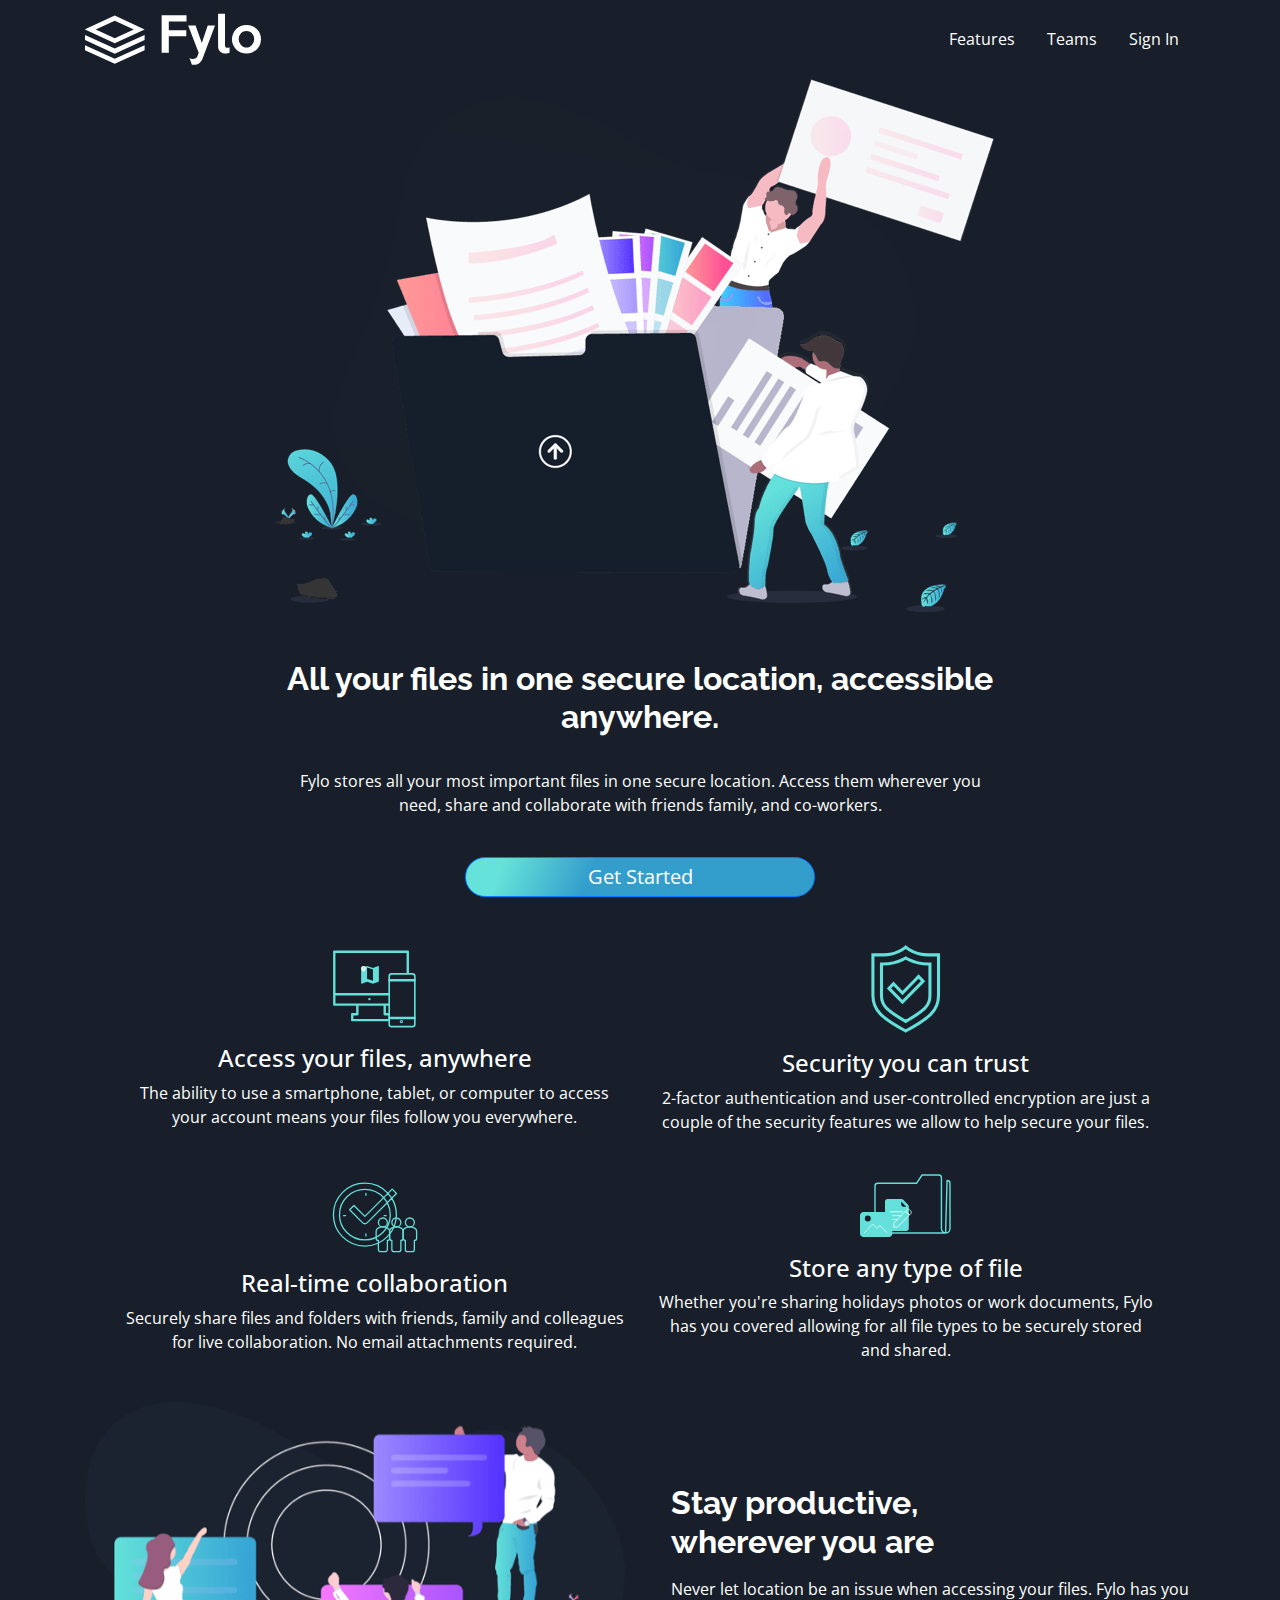
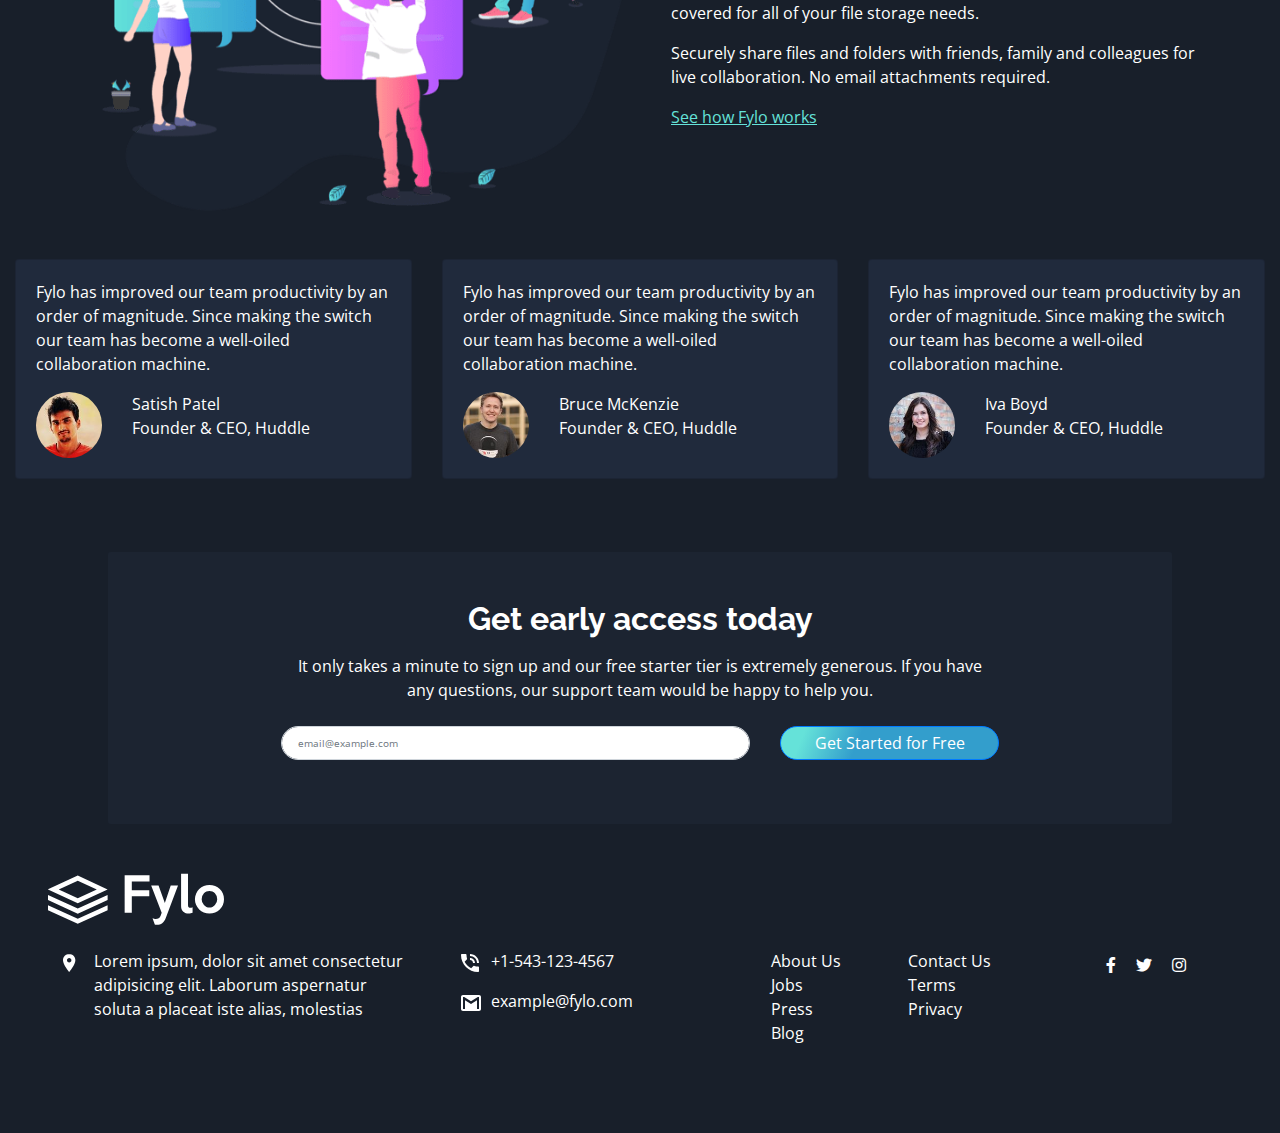
<file: fylo-dark-theme-landing-page-master/index.html>
<!DOCTYPE html>
<html lang="en">
  <head>
    <meta charset="UTF-8" />
    <meta name="viewport" content="width=device-width, initial-scale=1.0" />
    <!-- displays site properly based on user's device -->

    <link
      rel="icon"
      type="image/png"
      sizes="32x32"
      href="./images/favicon-32x32.png"
    />
    <link
      rel="stylesheet"
      href="https://stackpath.bootstrapcdn.com/bootstrap/4.4.1/css/bootstrap.min.css"
      integrity="sha384-Vkoo8x4CGsO3+Hhxv8T/Q5PaXtkKtu6ug5TOeNV6gBiFeWPGFN9MuhOf23Q9Ifjh"
      crossorigin="anonymous"
    />
    <link rel="stylesheet" href="style.css" />
    <link
      rel="stylesheet"
      href="https://cdnjs.cloudflare.com/ajax/libs/font-awesome/5.15.4/css/all.min.css"
      integrity="sha512-1ycn6IcaQQ40/MKBW2W4Rhis/DbILU74C1vSrLJxCq57o941Ym01SwNsOMqvEBFlcgUa6xLiPY/NS5R+E6ztJQ=="
      crossorigin="anonymous"
      referrerpolicy="no-referrer"
    />
    <title>Fylo landing page</title>
  </head>
  <body>
    <nav class="navbar navbar-inverse">
      <div class="container">
        <div class="col-3 p-0 col-sm-4">
          <a class="navbar-brand" href="#">
            <img src="images/logo.svg" class="img-fluid" />
          </a>
        </div>
        <div class="col-9 col-sm-6 p-0 d-flex justify-content-end">
          <a class="nav-link" href="#">Features</a>
          <a class="nav-link" href="#">Teams</a>
          <a class="nav-link" href="#">Sign In</a>
      </div>
      </div>
    </nav>

    <div class="container mb-5">
      <div class="row d-flex flex-column align-items-center">
        <div class="col-6 col-sm-8">
          <img
            class="img-fluid mb-5"
            src="images/illustration-intro.png"
            alt="intro"
          />
        </div>
        <div class="col-12 col-sm-8 d-flex flex-column justify-content-center">
          <h2 class="text-center">
            All your files in one secure location, accessible anywhere.
          </h2>
          <p class="text-center p-4">
            Fylo stores all your most important files in one secure location.
            Access them wherever you need, share and collaborate with friends
            family, and co-workers.
          </p>
        </div>
        <div class="col-8 col-sm-4">
          <button
            type="button"
            class="btn btn-primary btn-lg rounded-pill p-1 w-100"
          >
            Get Started
          </button>
        </div>
      </div>
    </div>

    <div class="container text-center">
      <div class="row d-flex justify-content-center align-items-center m-4">
        <div class="col-12 col-md-6">
          <img class="mb-3" src="images/icon-access-anywhere.svg" alt="" />
          <h4>Access your files, anywhere</h4>
          <p>
            The ability to use a smartphone, tablet, or computer to access your
            account means your files follow you everywhere.
          </p>
        </div>
        <div class="col-md-6 col-sm-12">
          <img class="mb-3" src="images/icon-security.svg" alt="" />
          <h4>Security you can trust</h4>
          <p>
            2-factor authentication and user-controlled encryption are just a
            couple of the security features we allow to help secure your files.
          </p>
        </div>
      </div>

      <div class="row d-flex justify-content-center align-items-center m-4">
        <div class="col-md-6 col-sm-12">
          <img class="mb-3" src="images/icon-collaboration.svg" alt="" />
          <h4>Real-time collaboration</h4>
          <p>
            Securely share files and folders with friends, family and colleagues
            for live collaboration. No email attachments required.
          </p>
        </div>
        <div class="col-md-6 col-sm-12">
          <img class="mb-3" src="images/icon-any-file.svg" alt="" />
          <h4>Store any type of file</h4>
          <p>
            Whether you're sharing holidays photos or work documents, Fylo has
            you covered allowing for all file types to be securely stored and
            shared.
          </p>
        </div>
      </div>
    </div>

    <div class="container p-0 mb-5">
      <div class="row m-0">
        <div class="col-12 col-sm-6">
          <img
            src="images/illustration-stay-productive.png"
            class="img-fluid"
            alt=""
          />
        </div>
        <div class="col ml-3 d-flex flex-column justify-content-center">
          <h2 class="mb-3">
            Stay productive,<br />
            wherever you are
          </h2>
          <p>
            Never let location be an issue when accessing your files. Fylo has
            you covered for all of your file storage needs.
          </p>
          <p>
            Securely share files and folders with friends, family and colleagues
            for live collaboration. No email attachments required.
          </p>
          <a href="">See how Fylo works</a>
        </div>
      </div>
    </div>

    <div class="card-group mb-5">
      <!-- <img src="images/bg-quotes.png" class="image" alt=""> -->
      <div class="col-12 col-md-4 mb-4">
        <div class="card">
          <div class="card-body">
            <p class="card-text">
              Fylo has improved our team productivity by an order of magnitude.
              Since making the switch our team has become a well-oiled
              collaboration machine.
            </p>
            <div class="row">
              <div class="col-3">
                <img
                  src="images/profile-1.jpg"
                  class="rounded-circle img-fluid"
                  alt=""
                />
              </div>
              <div class="col">
                <p>Satish Patel<br />Founder & CEO, Huddle</p>
              </div>
            </div>
          </div>
        </div>
      </div>
      <div class="col-12 col-md-4 mb-4">
        <div class="card">
          <div class="card-body">
            <p class="card-text">
              Fylo has improved our team productivity by an order of magnitude.
              Since making the switch our team has become a well-oiled
              collaboration machine.
            </p>
            <div class="row">
              <div class="col-3">
                <img
                  src="images/profile-2.jpg"
                  class="rounded-circle img-fluid"
                  alt=""
                />
              </div>
              <div class="col">
                <p>
                  Bruce McKenzie<br />
                  Founder & CEO, Huddle
                </p>
              </div>
            </div>
          </div>
        </div>
      </div>
      <div class="col-12 col-md-4 mb-4">
        <div class="card">
          <div class="card-body">
            <p class="card-text">
              Fylo has improved our team productivity by an order of magnitude.
              Since making the switch our team has become a well-oiled
              collaboration machine.
            </p>
            <div class="row">
              <div class="col-3">
                <img
                  src="images/profile-3.jpg"
                  class="rounded-circle img-fluid"
                  alt=""
                />
              </div>
              <div class="col">
                <p>Iva Boyd<br />Founder & CEO, Huddle</p>
              </div>
            </div>
          </div>
        </div>
      </div>
    </div>

    <div class="footer_top d-flex justify-content-center">
      <div class="card col-10 p-5 text-center" id="footer_top">
        <h2 class="card-title mb-3">Get early access today</h2>
        <p class="card-text mb-4">
          It only takes a minute to sign up and our free starter tier is
          extremely generous. If you have any questions, our support team would
          be happy to help you.
        </p>
        <div class="row d-flex justify-content-center">
          <div class="col-12 col-md-6">
            <input
              type="text"
              placeholder="email@example.com"
              class="form-control p-3 rounded-pill mb-3"
              style="font-size: 0.6rem;"
            />
          </div>
          <div class="col-12 col-md-3">
            <button type="button"class="btn btn-primary rounded-pill p-1 w-100">
              Get Started for Free
            </button>
          </div>
        </div>
      </div>
    </div>

    <div class="footer m-5">
      <div class="row mb-4"><div class="col-6"><img src="images/logo.svg" class="img-fluid" alt="" /></div></div>
      <div class="row">
        <div class="col-12 col-md-4 d-flex">
          <div class="col-1">
            <img src="images/icon-location.svg" alt="" />
          </div>
          <div class="col">
            <p>
              Lorem ipsum, dolor sit amet consectetur adipisicing elit. Laborum
              aspernatur soluta a placeat iste alias, molestias
            </p>
          </div>
        </div>
        <div class="col-12 col-md-3 mb-4 d-flex flex-column">
          <div class="row">
          <div class="col-1 ml-2">
          <img src="images/icon-phone.svg" alt="" />
          </div>
          <div class="col">
          <p>+1-543-123-4567</p>
            </div>
            </div>
            <div class="row">
            <div class="col-1 ml-2">
          <img src="images/icon-email.svg" alt="" />
          </div>
          <div class="col">
          <p>example@fylo.com</p>
          </div>
          </div>
        </div>
        <div class="col-12 col-md-3 mb-3 d-flex" id="footer_links">
          <div class="col d-flex flex-column mb-4">
            <a href="/">About Us</a>
            <a href="/">Jobs</a>
            <a href="/">Press</a>
            <a href="/">Blog</a>
          </div>
          <div class="col d-flex flex-column">
            <a href="/">Contact Us</a>
            <a href="/">Terms</a>
            <a href="/">Privacy</a>
          </div>
        </div>

        <div class="col-12 col-md-2 text-center">
          <i class="fab fa-facebook-f m-2"></i>
          <i class="fab fa-twitter m-2"></i>
          <i class="fab fa-instagram m-2"></i>
        </div>
      </div>
    </div>
  </body>
</html>
</file>
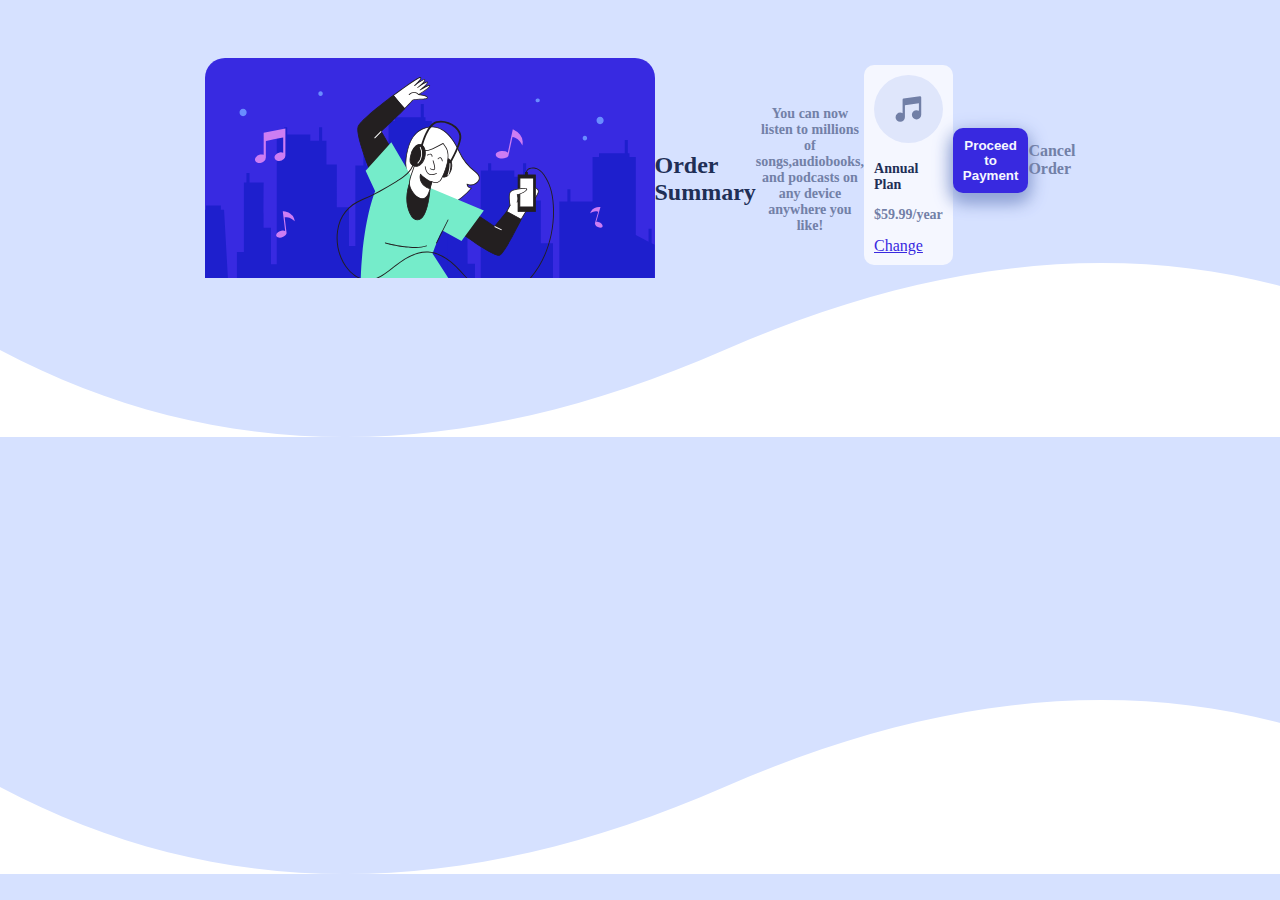
<file: order-summary-component-main/index.html>
<!DOCTYPE html>
<html lang="en">
  <head>
    <meta charset="UTF-8" />
    <meta name="viewport" content="width=device-width, initial-scale=1.0" />
    <!-- displays site properly based on user's device -->
    <link rel="stylesheet" type="text/css" href="style.css" />
    <link
      href="https://cdn.jsdelivr.net/npm/bootstrap@5.1.0/dist/css/bootstrap.min.css"
      rel="stylesheet"
      integrity="sha384-KyZXEAg3QhqLMpG8r+8fhAXLRk2vvoC2f3B09zVXn8CA5QIVfZOJ3BCsw2P0p/We"
      crossorigin="anonymous"
    />
    <link
      rel="icon"
      type="image/png"
      sizes="32x32"
      href="./images/favicon-32x32.png"
    />
    <title>Frontend Mentor | Order summary card</title>
    <style>
      .attribution {
        font-size: 11px;
        text-align: center;
      }
      .attribution a {
        color: hsl(228, 45%, 44%);
      }
    </style>
  </head>
  <body background="images/pattern-background-desktop.svg">
    <div class="card" id="card">
      <div class="card-img-top">
        <img src="images/illustration-hero.svg" alt="Hero" />
      </div>
      <div class="content">
        <h2 class="annual">Order Summary</h2>
      </div>
      <p align="center">
        You can now listen to millions of <br />songs,audiobooks, and podcasts
        on <br />any device anywhere you like!
      </p>

      <div class="row">
        <div class="col">
          <img src="images/icon-music.svg" class="img-fluid" />
        </div>
        <div class="col" id="col1">
          <p class="annual">Annual Plan</p>
          <p>$59.99/year</p>
        </div>
        <div class="col">
          <a href="#">Change</a>
        </div>
      </div>
      <button type="button" class="card-button">Proceed to Payment</button>
      <a href="#" class="cancel-link">Cancel Order</a>
    </div>
  </body>
</html>
</file>
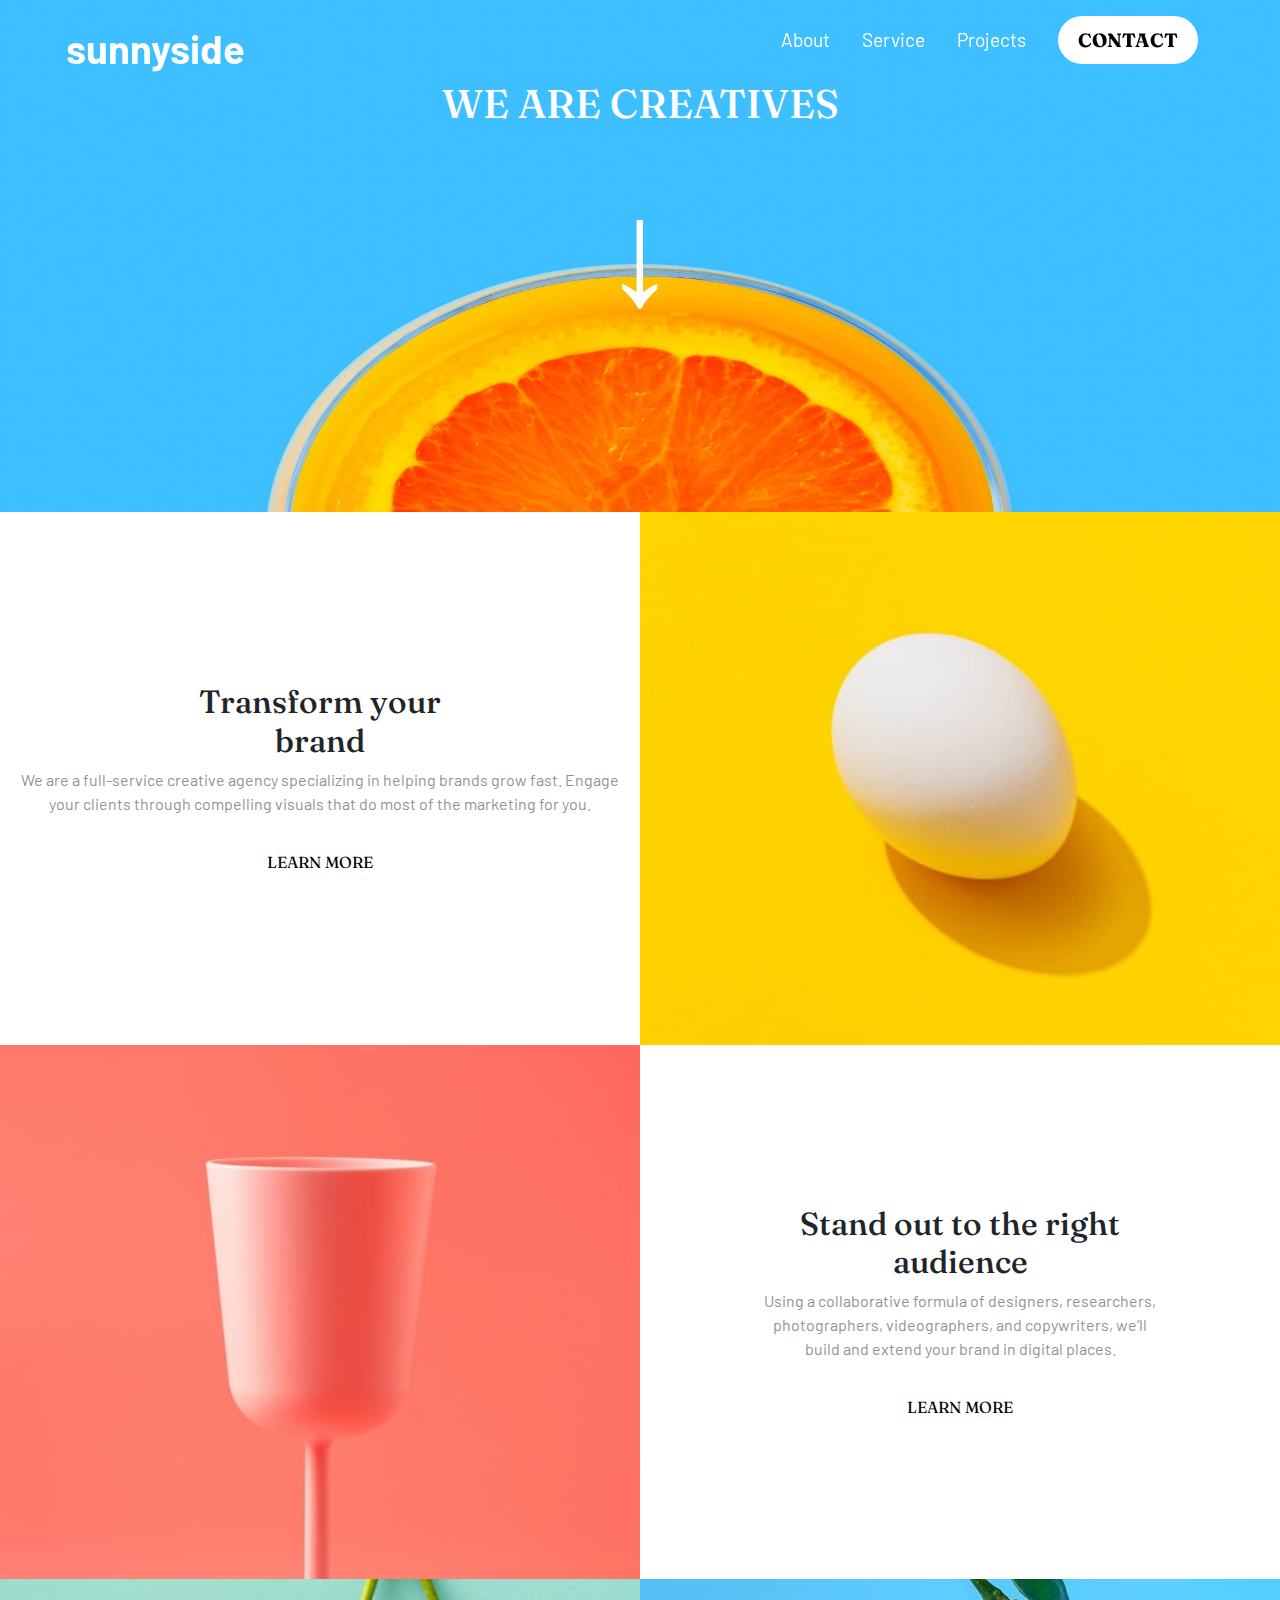
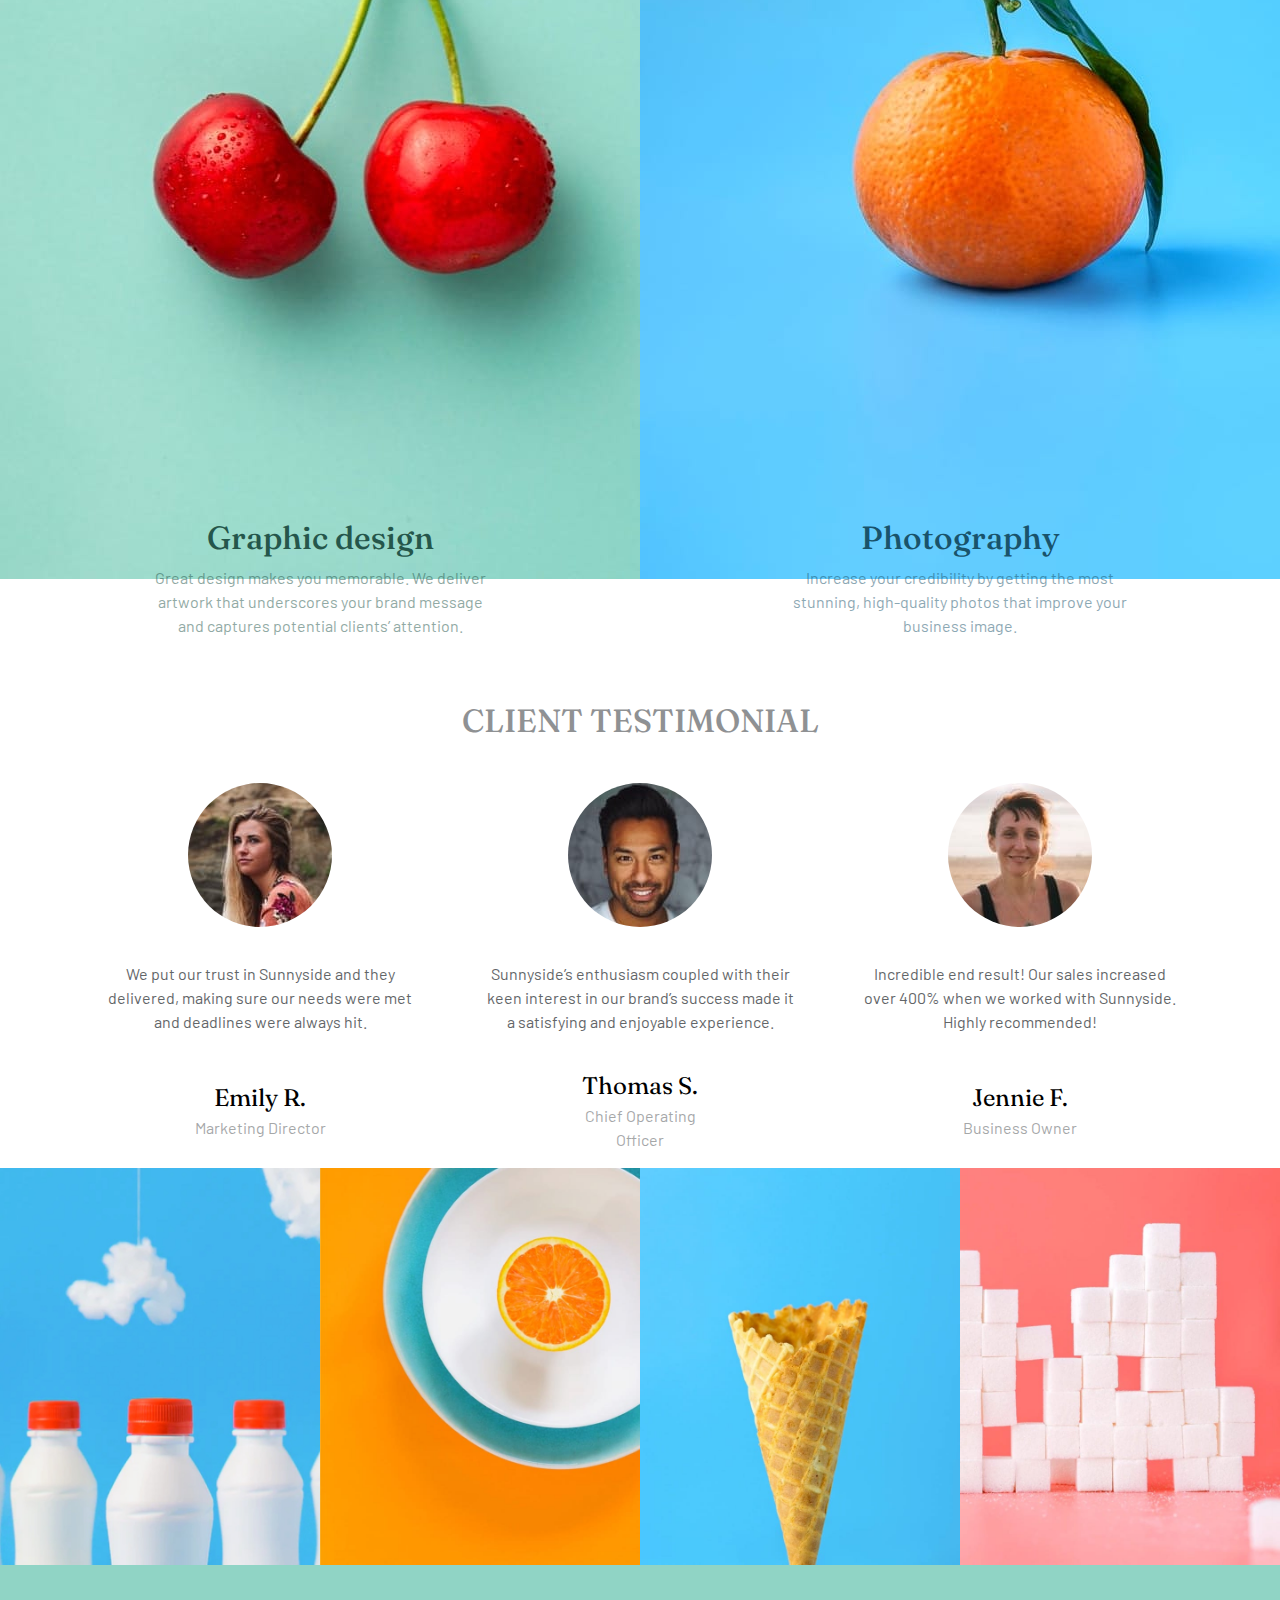
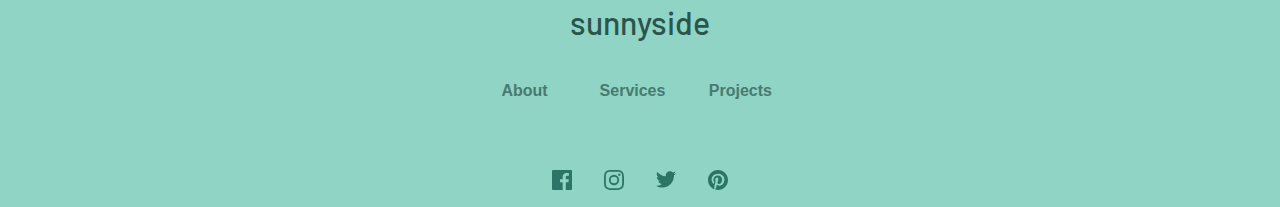
<file: sunnyside/index.html>
<!DOCTYPE html>
<html lang="en">
  <head>
    <meta charset="UTF-8" />
    <meta name="viewport" content="width=device-width, initial-scale=1.0" />
    <!-- displays site properly based on user's device -->

    <link
      rel="icon"
      type="image/png"
      sizes="32x32"
      href="./images/favicon-32x32.png"
    />
    <link
      rel="stylesheet"
      href="https://stackpath.bootstrapcdn.com/bootstrap/4.4.1/css/bootstrap.min.css"
      integrity="sha384-Vkoo8x4CGsO3+Hhxv8T/Q5PaXtkKtu6ug5TOeNV6gBiFeWPGFN9MuhOf23Q9Ifjh"
      crossorigin="anonymous"
    />
    <link rel="stylesheet" href="style.css" />
    <link
      rel="stylesheet"
      href="https://cdnjs.cloudflare.com/ajax/libs/font-awesome/5.15.4/css/all.min.css"
      integrity="sha512-1ycn6IcaQQ40/MKBW2W4Rhis/DbILU74C1vSrLJxCq57o941Ym01SwNsOMqvEBFlcgUa6xLiPY/NS5R+E6ztJQ=="
      crossorigin="anonymous"
      referrerpolicy="no-referrer"
    />
    <link rel="preconnect" href="https://fonts.googleapis.com" />
    <link rel="preconnect" href="https://fonts.gstatic.com" crossorigin />

    <title>Frontend Mentor | Sunnyside agency landing page</title>

    <!-- Feel free to remove these styles or customise in your own stylesheet 👍 -->
    <style>
      .attribution {
        font-size: 11px;
        text-align: center;
      }
      .attribution a {
        color: hsl(228, 45%, 44%);
      }
    </style>
  </head>
  <body>
    <div class="header">
      <nav class="navbar">
        <div class="navbar__container">
          <a href="/" id="navbar_logo"> sunnyside</a>
          <div class="navbar_toggle" id="mobile-menu">
            <span class="bar"></span>
            <span class="bar"></span>
            <span class="bar"></span>
          </div>
          <ul class="navbar_menu">
            <li class="navbar_item">
              <a href="/" class="navbar_links">About</a>
            </li>
            <li class="navbar_item">
              <a href="/tech.html" class="navbar_links">Service</a>
            </li>
            <li class="navbar_item">
              <a href="/" class="navbar_links">Projects</a>
            </li>
            <li class="navbar_btn">
              <a href="/" class="button">CONTACT</a>
            </li>
          </ul>
        </div>
      </nav>
      <div class="header_text"><h1>WE ARE CREATIVES</h1></div>
      <span class="arrow mt-1">&#8595;</span>
    </div>

    <div class="container-xxl">
      <div class="row m-0" id="main_one">
        <div class="col" id="content1">
          <h2>
            Transform your<br />
            brand
          </h2>
          <p>
            We are a full-service creative agency specializing in
            helping brands grow fast. Engage your clients through
            compelling visuals that do most of the marketing for you.
          </p>
          <a href="/">LEARN MORE </a>
        </div>
        <div class="col p-0">
          <img src="images/desktop/image-transform.jpg" class="image-fluid" alt="" />
        </div>
      </div>
      <div class="row m-0" id="content2_container">
        <div class="col p-0">
          <img src="images/desktop/image-stand-out.jpg" class="image-fluid p-0 m-0" alt="" />
        </div>
        <div class="col" id="content2">
          <h2>
            Stand out to the right<br />
            audience
          </h2>
          <p>
            Using a collaborative formula of designers, researchers,<br />
            photographers, videographers, and copywriters, we’ll<br />
            build and extend your brand in digital places.
          </p>
          <a href="/">LEARN MORE </a>
        </div>
      </div>

      <div class="row m-0">
        <div class="col" id="col_image1">
          <h2>Graphic design</h2>
          <p>
            Great design makes you memorable. We deliver<br />
            artwork that underscores your brand message<br />
            and captures potential clients’ attention.
          </p>
        </div>
        <div class="col" id="col_image2">
          <h2>Photography</h2>
          <p>
            Increase your credibility by getting the most<br />
            stunning, high-quality photos that improve your<br />
            business image.
          </p>
          </div>
        </div>
      </div>
    </div>
    

    <!-- Testiminial -->
    <div class="testimonial">
      <div class="row mt-5">
        <h2>CLIENT TESTIMONIAL</h2>
        </div>
        <div class="container">
          <div class="row d-flex justify-content-between">
        <div class="feature col d-flex justify-content-center flex-column align-items-center">
            <img src="images/image-emily.jpg" class="rounded-circle" alt=" ">
          <p>We put our trust in Sunnyside and they<br/> delivered, making sure our needs were met<br/> and deadlines were always hit.</p>
          <div class="col ">
            <a href="/">Emily R.</a>
            <p class="testimonial_name">Marketing Director</p>  
          </div>
        </div>
        <div class="feature col d-flex justify-content-center flex-column align-items-center">
            <img src="images/image-thomas.jpg" class="rounded-circle" alt=" ">
          <p>  Sunnyside’s enthusiasm coupled with their<br/> keen interest in our brand’s success made it<br/> a satisfying and enjoyable experience.</p>
          <div class="col">
            <a href="/">Thomas S.</a>
            <p class="testimonial_name">Chief Operating Officer</p>  
          </div>
        </div>
        <div class="feature col d-flex justify-content-center flex-column align-items-center">
            <img src="images/image-jennie.jpg" class="rounded-circle" alt=" ">
          <p>Incredible end result! Our sales increased<br/> over 400% when we worked with Sunnyside.<br/> Highly recommended!</p>
          <div class="col">
            <a href="/"> Jennie F.</a>
            <p class="testimonial_name">Business Owner</p>
          </div>
        </div>
      </div>

      </div>
    </div>


    <!-- Footer -->
      <div class="footer_images">
        <div class="section col p-0">
        <div class="col p-0">
          <img class="img-fluid" src="images/desktop/image-gallery-milkbottles.jpg" alt="">
        </div>
        <div class="col p-0">
          <img class="img-fluid" src="images/desktop/image-gallery-orange.jpg" alt="">
        </div>
        </div>
        <div class="section col p-0">
        <div class="col p-0">
          <img class="img-fluid" src="images/desktop/image-gallery-cone.jpg" alt="">
        </div>
        <div class="col p-0">
          <img class="img-fluid" src="images/desktop/image-gallery-sugarcubes.jpg" alt="">
        </div>
        </div>
    </div>

    <div class="footer">
      <div class="row m-0">
        <div class="col">
        <h2>sunnyside</h2>
        </div>
      </div>
      <div class="row mb-5 mr-0" id="footer_links">
        <div class="col-1"><a href="/"> About</a></div>
        <div class="col-1"><a href="/">Services</a></div>
        <div class="col-1"><a href="/">Projects</a></div>
      </div>
      <div class="row m-0">
        <div class="col-0 m-3"><img src="images/icon-facebook.svg" alt=""></div>
        <div class="col-0 m-3"><img src="images/icon-instagram.svg" alt=""></div>
        <div class="col-0 m-3"><img src="images/icon-twitter.svg" alt=""></div>
        <div class="col-0 m-3"><img src="images/icon-pinterest.svg" alt=""></div>
      </div>
    </div>
    <script src="app.js"></script>
  </body>
</html>
</file>
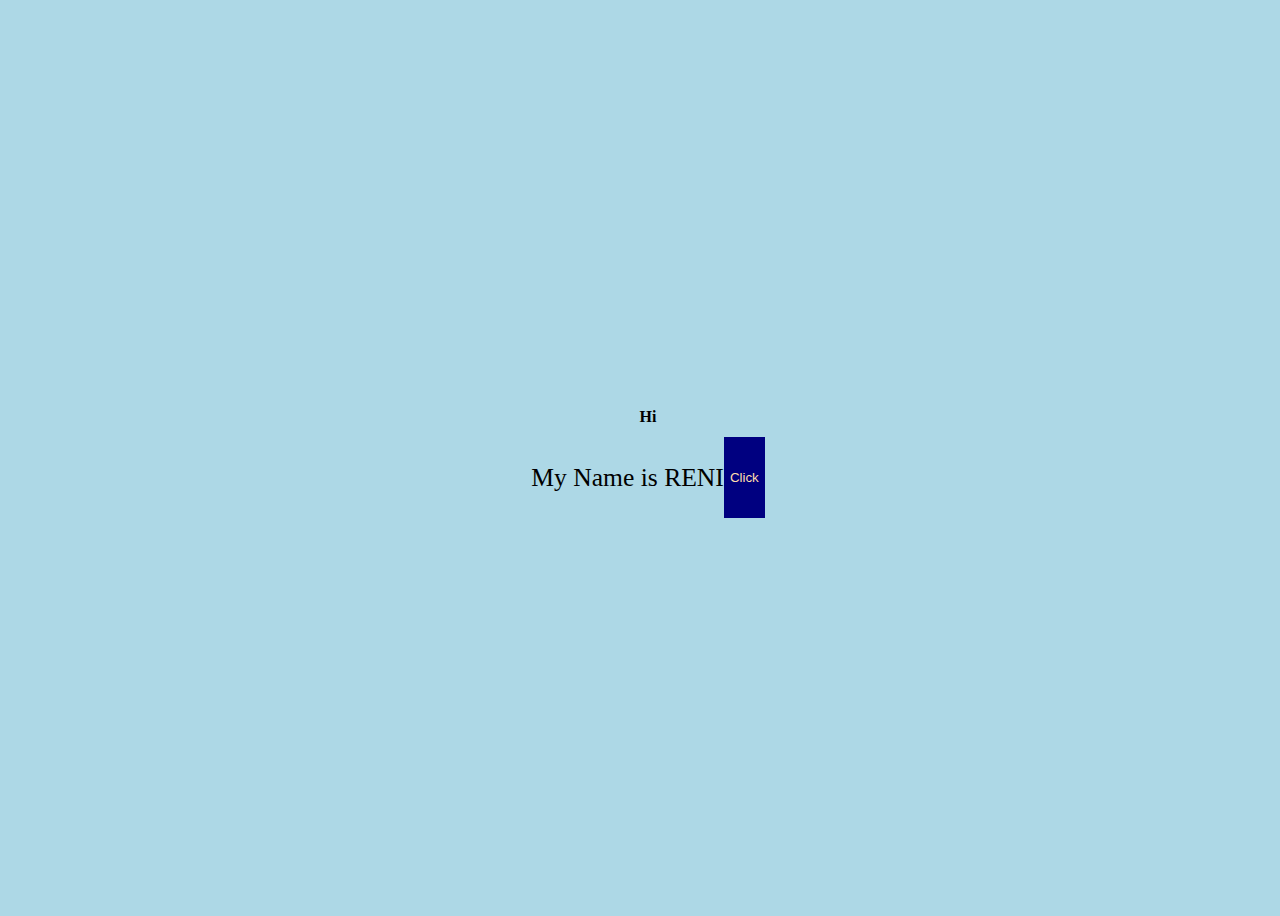
<file: order-summary-component-main/program/sample.html>
<html>
  <head>
    <link rel="stylesheet" type="text/css" href="style.css" />
  </head>
  <body>
    <div class="all">
        <div class="first">
          <h1>Hi</h1>
        </div>
        <div class="second">
          <p>My Name is RENI</p>
          <button type="button">Click</button>
        </div>
    </div>
  </body>
</html>
</file>
<file: fylo-dark-theme-landing-page-master/style.css>
@import "https://maxcdn.bootstrapcdn.com/font-awesome/4.7.0/css/font-awesome.min.css";
@import url("https://fonts.googleapis.com/css2?family=Raleway:wght@400;700&display=swap");
@import url("https://fonts.googleapis.com/css2?family=Open+Sans:wght@400;700&display=swap");

body {
  background-color: hsl(218, 28%, 13%);
  background-image: url(images/bg-curvy-desktop.svg);
  background-repeat: no-repeat;
  color: white;
  font-family: "Open Sans", sans-serif;
}
h2 {
  font-family: "Raleway", sans-serif;
  font-weight: 700;
}
.nav-link{
  color: white;
}
.nav-link:hover {
  color: white;
  text-decoration: underline;
}
button {
  background: rgb(51, 158, 204);
  background: linear-gradient(
    292deg,
    rgba(51, 158, 204, 1) 64%,
    rgba(101, 226, 217, 1) 89%,
    rgba(101, 226, 217, 1) 97%
  );
}
button:hover {
  background: hsl(176, 68%, 64%);
}
.container .row .col a {
  color: hsl(176, 68%, 64%);
  text-decoration: underline;
}
.container .row .col a:hover {
  color: white;
}
.footer .col a {
  text-decoration: none;
  color: white;
}
.footer .col a:hover {
  font-weight: 700;
}
#footer_top {
  background-color: hsl(217, 28%, 15%);
}
.card-group .card {
  background-color: hsl(219, 30%, 18%);
}
.footer_top .card-text{
  padding-left: 10vw;
  padding-right: 10vw;
}
/* .image{
    position: absolute;
    left: 0px;
    top: 1950px;
    z-index: -1;
  } */

  @media (min-width: 250px) and (max-width: 457px) {
    body{
      font-size: 0.8rem;
    }
    h2{
      font-size: 2rem;
    }
    h4{
      font-size: 1.7rem;
    }
    .footer_top h2{
      font-size: 1.2rem;
    }
    .footer_top .card-text{
      padding-left: 0;
      padding-right: 0;
    }
    .footer #footer_links{
      display: flex;
      flex-direction: column;
    }
  
  }
</file>
<file: order-summary-component-main/style.css>
@import "https://maxcdn.bootstrapcdn.com/font-awesome/4.7.0/css/font-awesome.min.css";
@font-face {
  font-family: font1;
  src: url(https://fonts.google.com/specimen/Red+Hat+Display);
}
body {
  display: flex;
  justify-content: center;
  align-items: center;
  
}
#card {
  display: flex;
  justify-content: center;
  align-items: center;
  border-radius: 20px;
  margin-top: 50px;
  margin-bottom: 20px;
  width: 30%;
}
img {
  width: inherit;
  border-top-left-radius: 20px;
  border-top-right-radius: 20px;
}
p {
  font-size: 14px;
  color: hsl(224, 23%, 55%);
  font-weight: 600;
}
.row {
  background-color: hsl(225, 100%, 98%);
  padding: 10px;
  width: 90%;
  margin-bottom: 10px;
  border-radius: 10px;
  align-items: center;
}
.img-fluid {
  width: 100%;
  height: 100%;
}
#col1 {
  margin-right: 20%;
}

.card-button {
  width: 70%;
  border-radius: 10px;
  margin-bottom: 20px;
  background-color: hsl(245, 75%, 52%);
  border: none;
  color: hsl(225, 100%, 98%);
  padding: 10px;
  box-shadow: 0 8px 16px 0 hsl(224, 46%, 71%), 0 6px 20px 0 hsl(224, 46%, 71%);
  font-weight: 700;
}
.annual {
  color: hsl(223, 47%, 23%);
  font-weight: bold;
}
p.annual {
  margin-bottom: 5%;
  width: 120%;
}
.cancel-link {
  margin-bottom: 20px;
  text-decoration: none;
  color: hsl(224, 23%, 55%);
  font-weight: bold;
}
.cancel-link:hover {
  color: hsl(223, 47%, 23%);
}
button:hover {
  background-color: hsl(229, 32%, 60%);
}
.col a {
    
  color: hsl(245, 75%, 52%);
}
.col a:hover {
  color: hsl(229, 32%, 60%);
  text-decoration: none;
}
.content {
  margin-top: 5%;
}

@media (min-width:700px) and (max-width: 1134px) {
  #card {
    width: 40%;
  }
  
  }
  /* @media screen and (max-width: 748px) {
    #card {
      width: 70%;
    }
  } */
  @media (min-width:300px) and (max-width: 699px) {
    #card {
      width: 80%;
    }
    
      #col1 {
        margin-right: 10%;
      }
  }
  /* @media screen and (max-width: 428px) {
    #card {
      width: 90%;
    }
    .img-fluid {
      max-height: auto;
      width: 90%;
    }
    #col1 {
      margin-right: 10%;
    }
  }
  @media screen and (max-width: 330px) {
    #card {
      width: 100%;
    }
    .img-fluid {
      max-height: auto;
      width: 70%;
    }
    #col1 {
      margin-right: 0%;
    }
  } 
}*/
</file>
<file: sunnyside/style.css>
@import "https://maxcdn.bootstrapcdn.com/font-awesome/4.7.0/css/font-awesome.min.css";
@import url("https://fonts.googleapis.com/css2?family=Fraunces:wght@700;900&display=swap");
@import url("https://fonts.googleapis.com/css2?family=Barlow:wght@600&display=swap");

*{
  box-sizing: border-box;
  margin: 0;
  padding: 0;
  text-align: center;
}
body{
  height: 100%;
  width: 100%;
}
.header {
  background-image: url(images/desktop/image-header.jpg);
  background-repeat: no-repeat;
  background-size: 100% 100%;
  height: 40vw;
}
.header_text {
  display: flex;
  align-items: center;
  justify-content: center;
  font-family: "Fraunces", sans-serif;
  display: flex;
  font-size: 2rem;
  color: white;
}

.navbar {
  height: 80px;
  display: flex;
  justify-content: center;
  align-items: center;
  font-size: 1.2rem;
  position: sticky;
  top: 0;
  z-index: 999;
}
.navbar__container {
  display: flex;
  justify-content: space-between;
  height: 80px;
  z-index: 1;
  width: 100%;
  max-width: 1300px;
  margin: 0 auto;
  padding: 0 50px;
}
#navbar_logo {
  background-color: white;
  background-size: 100%;
  font-family: "Barlow", sans-serif;
  -webkit-background-clip: text;
  -moz-background-clip: text;
  -webkit-text-fill-color: transparent;
  -moz-text-fill-color: transparent;
  display: flex;
  align-items: center;
  cursor: pointer;
  text-decoration: none;
  font-size: 2.5rem;
  font-weight: bold;
}
.arrow {
  color: white;
  font-size: 150px;
  display: flex;
  justify-content: center;
}
.navbar_menu {
  display: flex;
  align-items: center;
  list-style: none;
  text-align: center;
}

.navbar_item {
  height: 80px;
  font-family: "Barlow", sans-serif;
}
.navbar_links {
  color: #fff;
  display: flex;
  align-items: center;
  justify-content: center;
  text-decoration: none;
  padding: 0 1rem;
  height: 100%;
}
.navbar_links:hover {
  text-decoration: none;
}
.navbar_btn {
  display: flex;
  justify-content: center;
  font-family: "Fraunces", sans-serif;
  align-items: center;
  padding: 0 1rem;
  width: 100%;
}

.button {
  display: flex;
  justify-content: center;
  align-items: center;
  text-decoration: none;
  padding: 10px 20px;
  height: 100%;
  width: 100%;
  border: none;
  outline: none;
  border-radius: 30px;
  background: white;
  color: black;
  font-weight: bold;
}

.button:hover {
  text-decoration: none;
  background-color: #6fcfff;
  color: white;
  transition: all 0.3s ease;
}

@media screen and (max-width: 960px) {
  .navbar__container {
    display: flex;
    justify-content: space-between;
    height: 80px;
    z-index: 1;
    width: 100%;
    max-width: 1300px;
    padding: 0;
  }

  .navbar_menu {
    display: grid;
    grid-template-columns: auto;
    margin: 0;
    width: 90%;
    position: absolute;
    top: -1000px;
    opacity: 0;
    transition: all 0.5s ease;
    height: 50vh;
    z-index: -1;
    background: #131313;
  }
  .navbar_menu.active {
    background: white;
    top: 100%;
    opacity: 1;
    transition: all 0.5s ease;
    z-index: 99;
    height: 55vh;
    font-size: 1.6rem;
  }

  #navbar_logo {
    padding-left: 25px;
  }
  .navbar_toggle .bar {
    width: 25px;
    height: 3px;
    margin: 5px auto;
    transition: all 0.3s ease-in-out;
    background: #fff;
  }

  .navbar_item {
    width: 100%;
  }

  .navbar_links {
    text-align: center;
    color: black;
    padding: 2rem;
    width: 100%;
    display: table;
  }

  #mobile-menu {
    position: absolute;
    top: 20%;
    right: 5%;
    transform: translate(5%, 20%);
  }

  .navbar_btn {
    padding-bottom: 2rem;
  }

  .button {
    display: flex;
    justify-content: center;
    text-decoration: none;
    align-items: center;
    width: 80%;
    height: 80px;
    margin: 0;
    background-color: hsl(51, 100%, 49%);
  }

  .navbar_toggle .bar {
    display: block;
    cursor: pointer;
  }

  #mobile-menu.is-active .bar:nth-child(2) {
    opacity: 0;
  }
  #mobile-menu.is-active .bar:nth-child(1) {
    transform: translateY(8px) rotate(45deg);
  }
  #mobile-menu.is-active .bar:nth-child(3) {
    transform: translateY(-8px) rotate(-45deg);
  }
}

.row {
  display: flex;
}
.col {
  display: flex;
  flex-direction: column;
  justify-content: center;
  width: 50%;
}

/* #content1 {
  margin-left: 10vw;
}
#content2 {
  margin-left: 7.5vw;
} */
.col h2 {
  font-family: "Fraunces", sans-serif;
}
.col a {
  text-decoration: none;
  font-family: "Fraunces", sans-serif;
  color: black;
  margin-top: 2vh;
  font-size: 1em;
}
.col p {
  font-family: "Barlow", sans-serif;
  opacity: 50%;
}

#col_image1 {
  background-image: url(images/desktop/image-graphic-design.jpg);
  height: 75vh;
  display: flex;
  justify-content: flex-end;
  background-repeat: no-repeat;
  align-items: center;
  color: hsl(167, 40%, 24%);
}
#col_image2 {
  background-image: url(images/desktop/image-photography.jpg);
  height: 75vh;
  background-repeat: no-repeat;
  display: flex;
  justify-content: flex-end;
  align-items: center;
  color: hsl(198, 62%, 26%);
}

.testimonial {
  display: flex;
  flex-direction: column;
  align-items: center;
  justify-content: center;
}

.testimonial img {
  margin-top: 10%;
  margin-bottom: 10%;
  max-width: inherit;
  height: auto;
}

.testimonial p {
  font-family: "Barlow", sans-serif;
  opacity: 70%;
}
p.testimonial_name {
  font-family: "Barlow", sans-serif;
  opacity: 40%;
}
.testimonial h2 {
  opacity: 50%;
  font-family: "Fraunces", sans-serif;
}

.testimonial a {
  font-family: "Fraunces", sans-serif;
  font-size: 1.5rem;
  color: black;
}
.divider{
  display: none;
}
.footer_images{
  display: flex;
}
.section{
  display: flex;
  flex-direction: row;
}
.footer {
  background-color: #90d4c5;
  color: hsl(168, 34%, 25%);
}
.footer .row{
  display: flex;
 flex-direction: row;
 justify-content: center;
 align-items: center;
}


.footer h2 {
  display: flex;
  font-family: "Barlow", sans-serif;
  justify-content: center;
  margin: 3%;
}
.footer a {
  opacity: 70%;
  color: hsl(168, 34%, 25%);
  font-weight: bold;
  text-decoration: none;
}
.footer a:hover {
  color: white;
  font-weight: bold;
  text-decoration: none;
  fill: white;
}
.footer img {
  fill: #fff;
}

@media (min-width: 250px) and (max-width: 500px) {
  .header {
    height: 60vh;
  }
  .header_text {
    margin-top: 2vh;
  }
  .arrow {
    font-size: 10em;
  }

  .row {
    display: flex;
    flex-direction: column;
  }
  .col {
    width: 100%;
    display: flex;
    flex-direction: column;
    justify-content: center;
    margin: 0;
  }
  #main_one{
    display: flex;
    flex-direction: column-reverse;
  }
  #content1 {
    margin-bottom: 5vh;
    margin-top: 5vh;
    margin-left: -0.1em;
  }
  #content2 {
    margin-bottom: 5vh;
    margin-top: 5vh;
    margin-left: -0.1em;
  }
  .col h2 {
    font-family: "Fraunces", sans-serif;
    font-size: 2rem;
  }
  .col a {
    text-decoration: none;
    font-family: "Fraunces", sans-serif;
    color: black;
    margin-top: inherit;
    font-size: inherit;
  }
  .col p {
    font-family: "Barlow", sans-serif;
    opacity: 50%;
  }

  #col_image1 {
    background-image: url(images/desktop/image-graphic-design.jpg);
    background-size: cover;
    padding-top: 60%;
    padding-bottom: 10%;
    background-position: center;
    background-repeat: no-repeat;
  }
  #col_image2 {
    background-image: url(images/desktop/image-photography.jpg);
    background-size: cover;
    padding-top: 60%;
    padding-bottom: 10%;
    background-position: center;
    background-repeat: no-repeat;
  }

  .testimonial {
    display: flex;
    flex-direction: column;
    align-items: center;
    justify-content: center;
  }

  .testimonial img {
    margin-top: 10%;
    margin-bottom: 10%;
    max-width: inherit;
    height: auto;
  }

  .testimonial p {
    font-family: "Barlow", sans-serif;
    opacity: 70%;
  }
  p.testimonial_name {
    font-family: "Barlow", sans-serif;
    opacity: 40%;
  }
  .testimonial h2 {
    opacity: 50%;
    font-family: "Fraunces", sans-serif;
  }

  .testimonial a {
    font-family: "Fraunces", sans-serif;
    font-size: 1.5rem;
    color: black;
  }
  .divider{
    display: block;
  }

  .footer a {
    opacity: 70%;
    color: hsl(168, 34%, 25%);
    font-weight: bold;
    text-decoration: none;
  }
  .footer a:hover {
    color: white;
    font-weight: bold;
    text-decoration: none;
    fill: white;
  }
  .footer .row{
    display: flex;
   flex-direction: row;
   justify-content: center;
   align-items: center;
  }
  #footer_links{
    display: flex;
    justify-content: space-evenly;
    flex-wrap: wrap;
    align-items: center;
    margin-left: -75px;
  }



}
</file>
<file: order-summary-component-main/program/style.css>
@import "https://maxcdn.bootstrapcdn.com/font-awesome/4.7.0/css/font-awesome.min.css";
body{
    background-color: lightblue;
    overflow: hidden;
    width: 100%;
    height: 100%;
}
h1{
    font-size:16px;
}
p{
    font-size: 2vw;
}
button{
    background-color: navy;
    color: navajowhite;
    border: none;
}
.all{
    display: flex;
    flex-direction: column;
    justify-content: center;
    align-items: center;
    width: 100%;
    height: 100%;

}
.second{
    display: flex;
    
}
</file>
